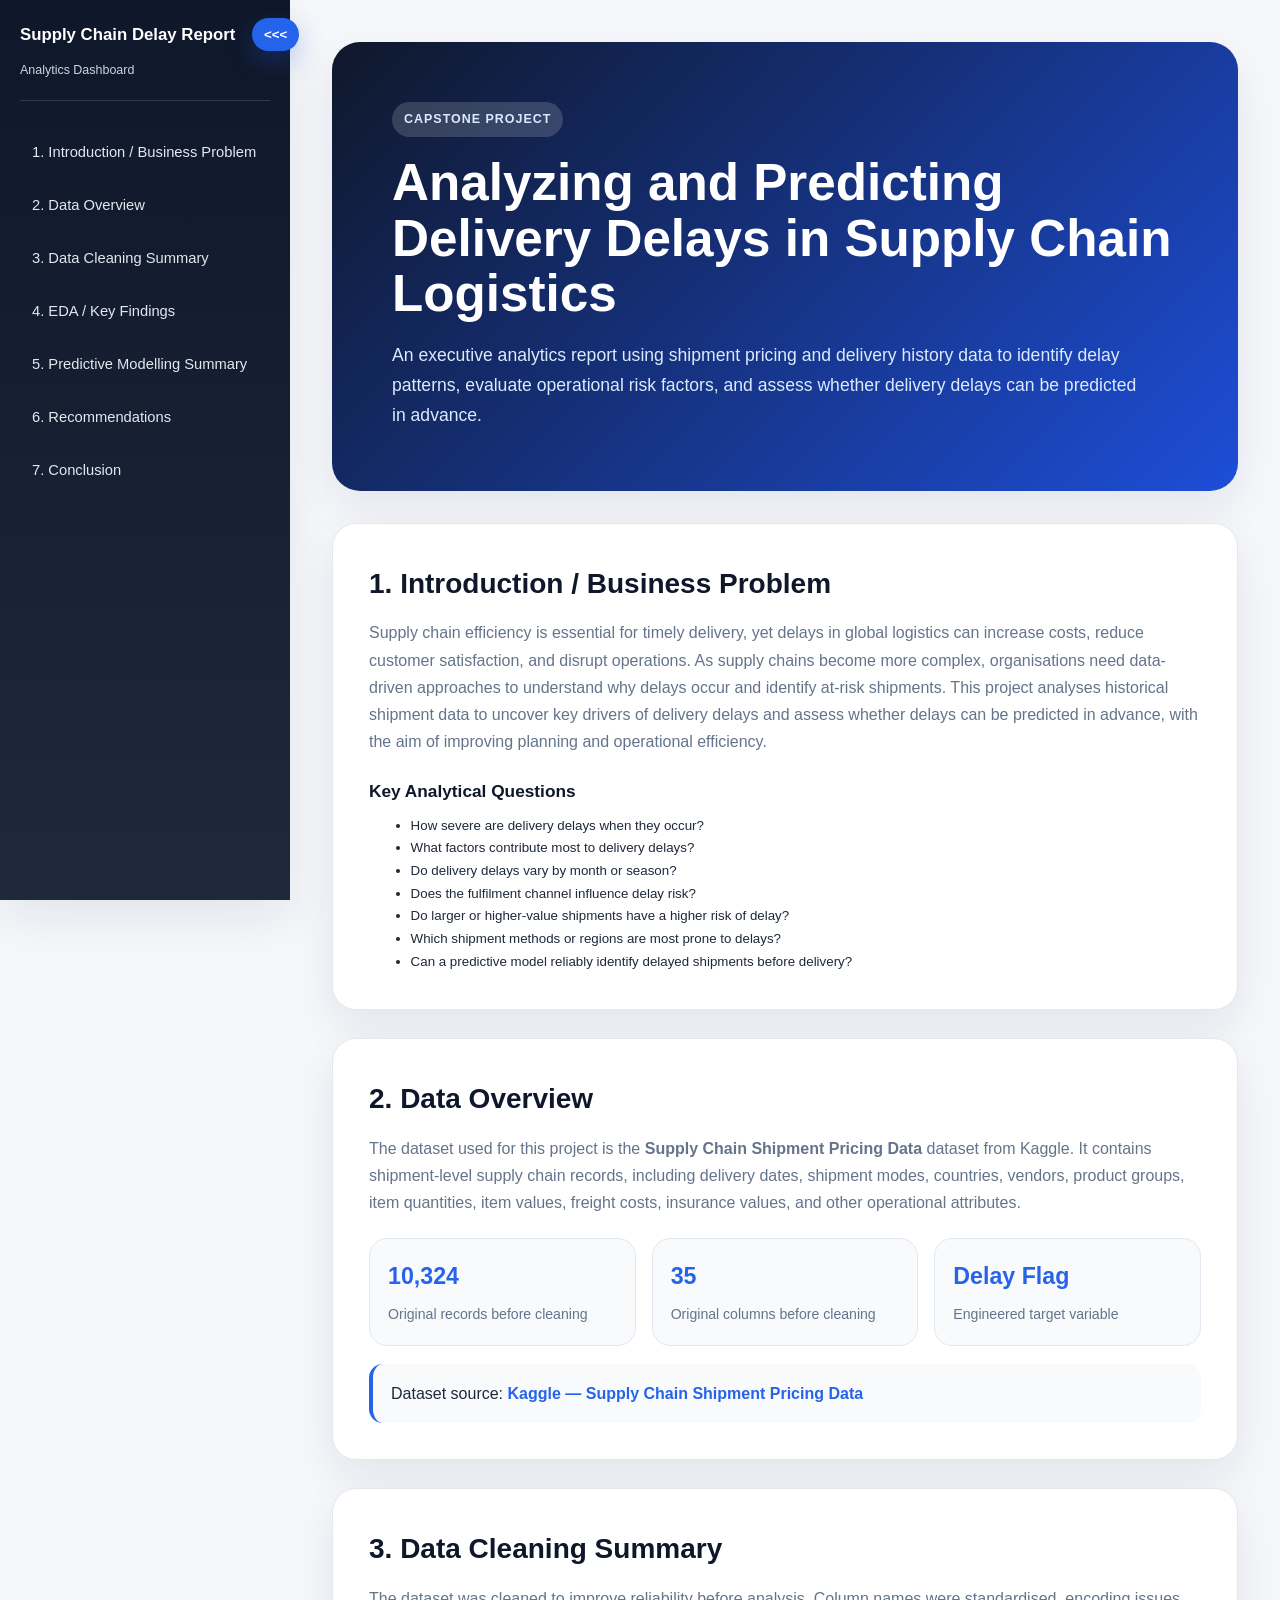
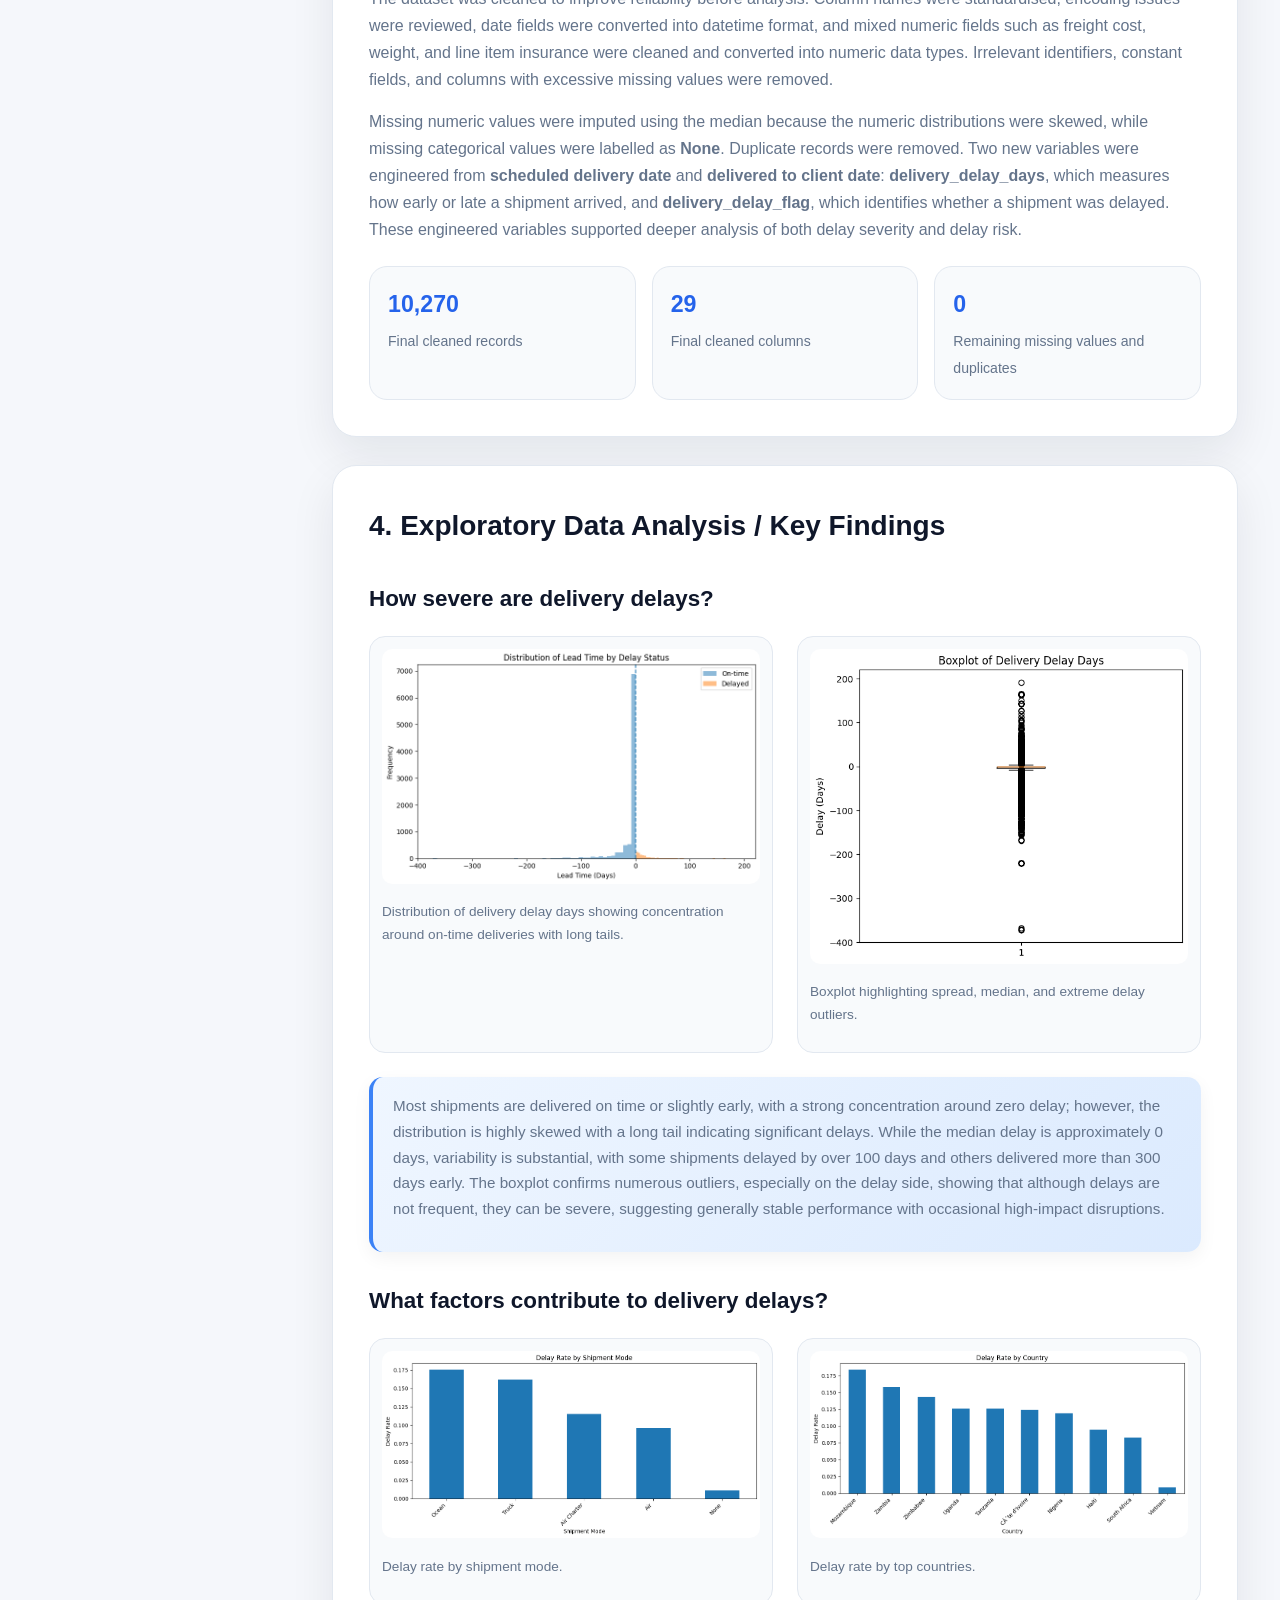
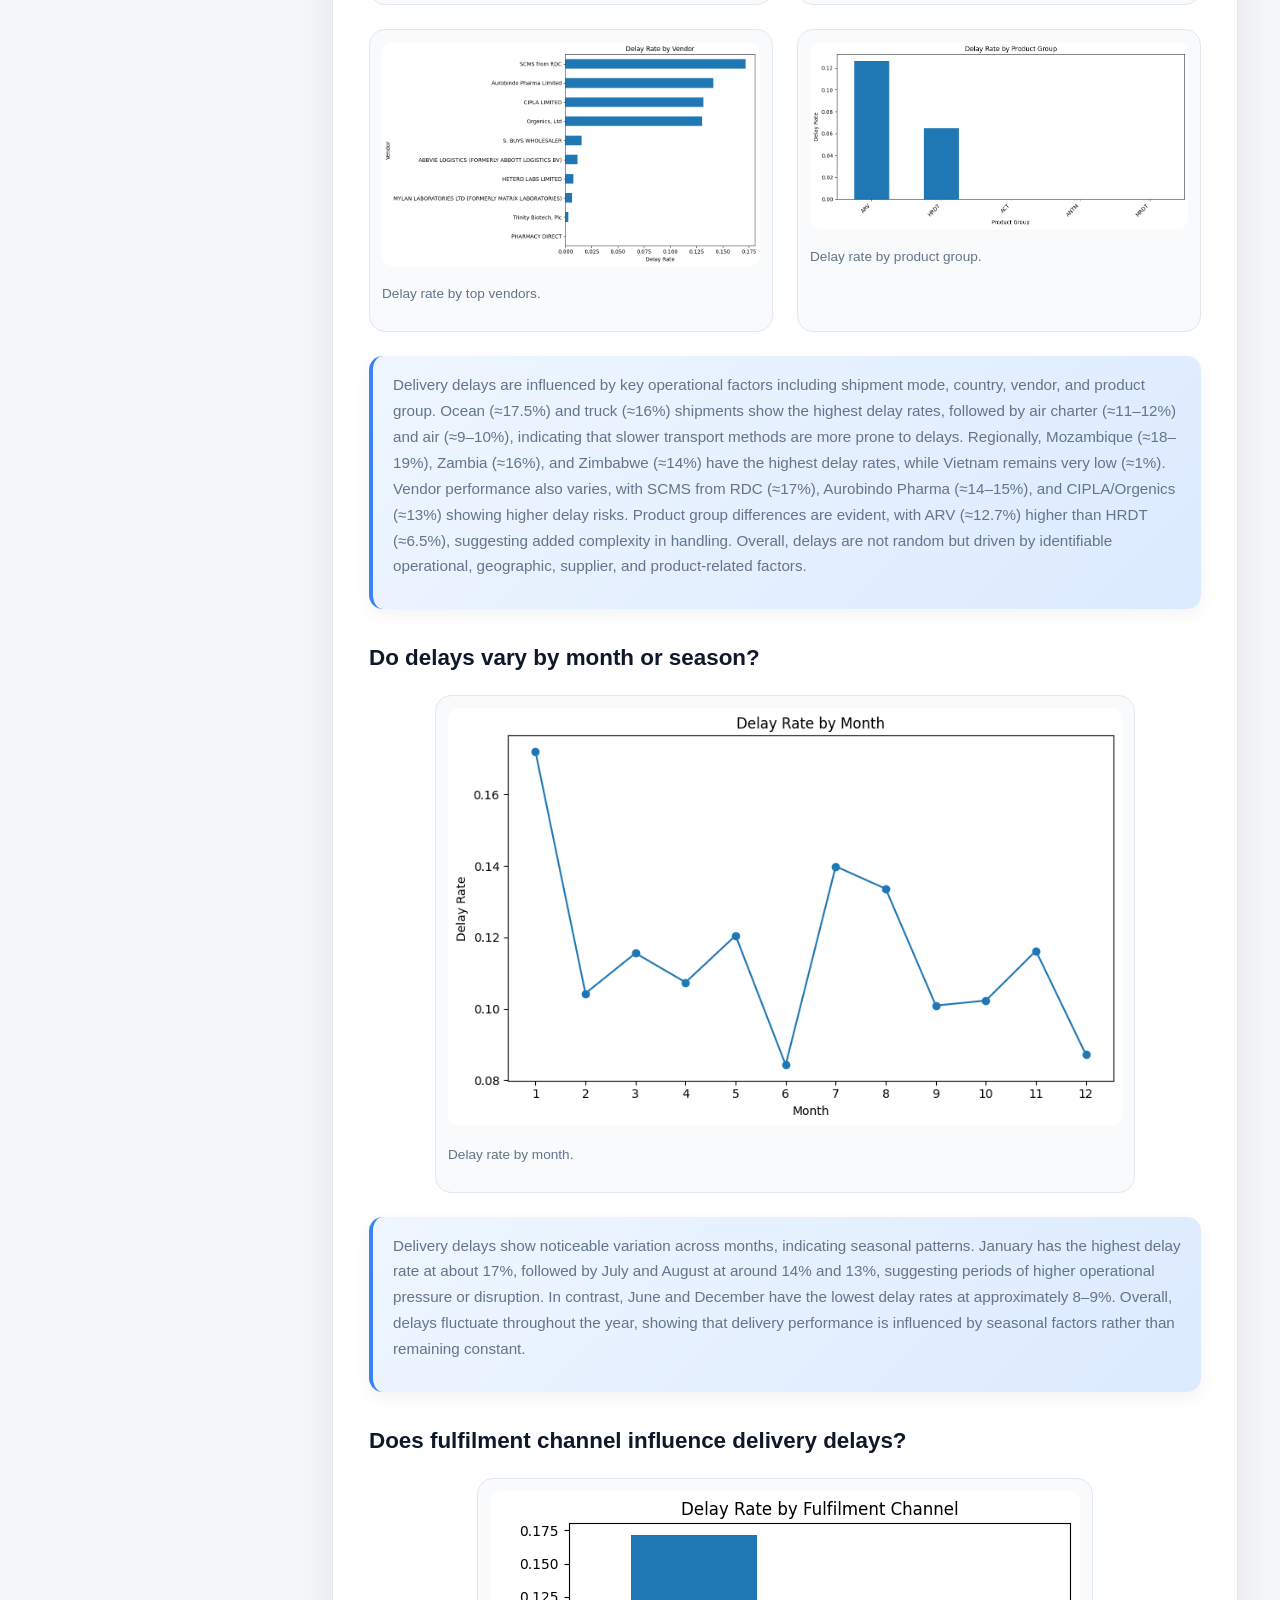
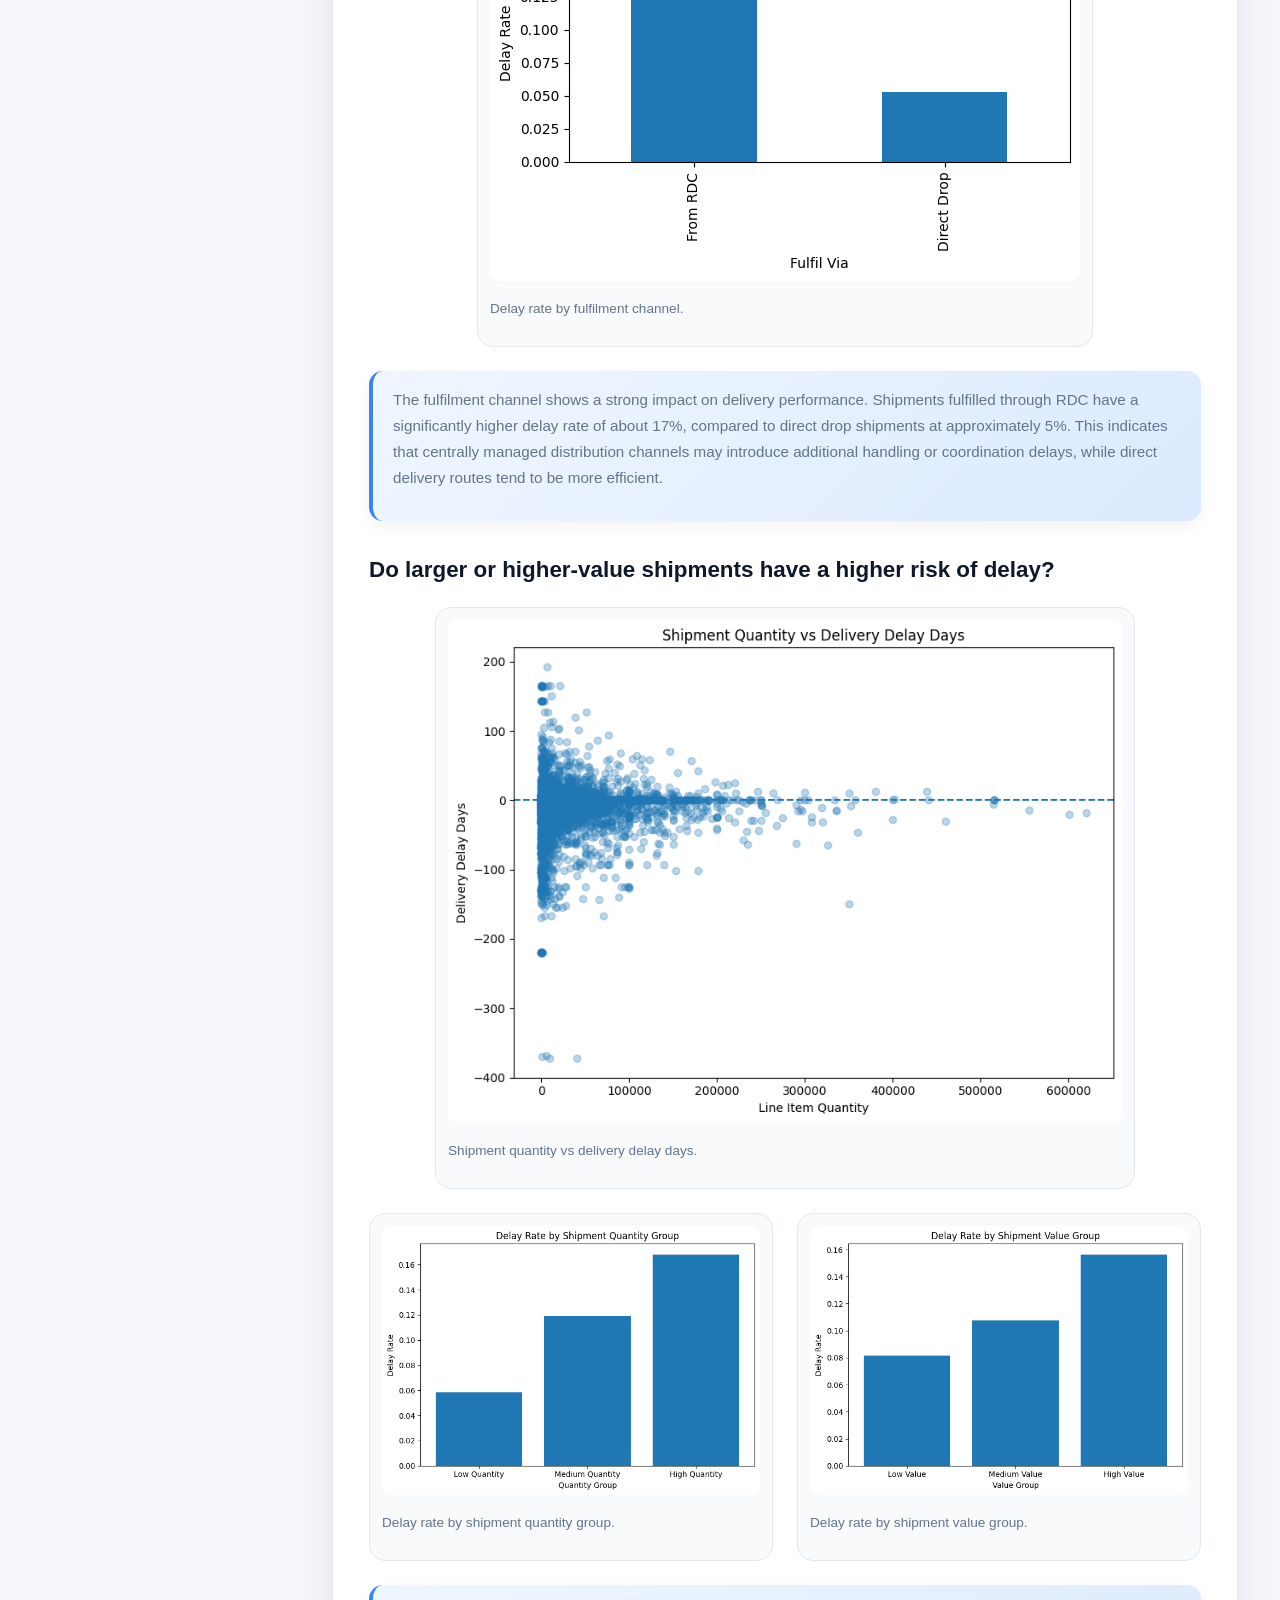
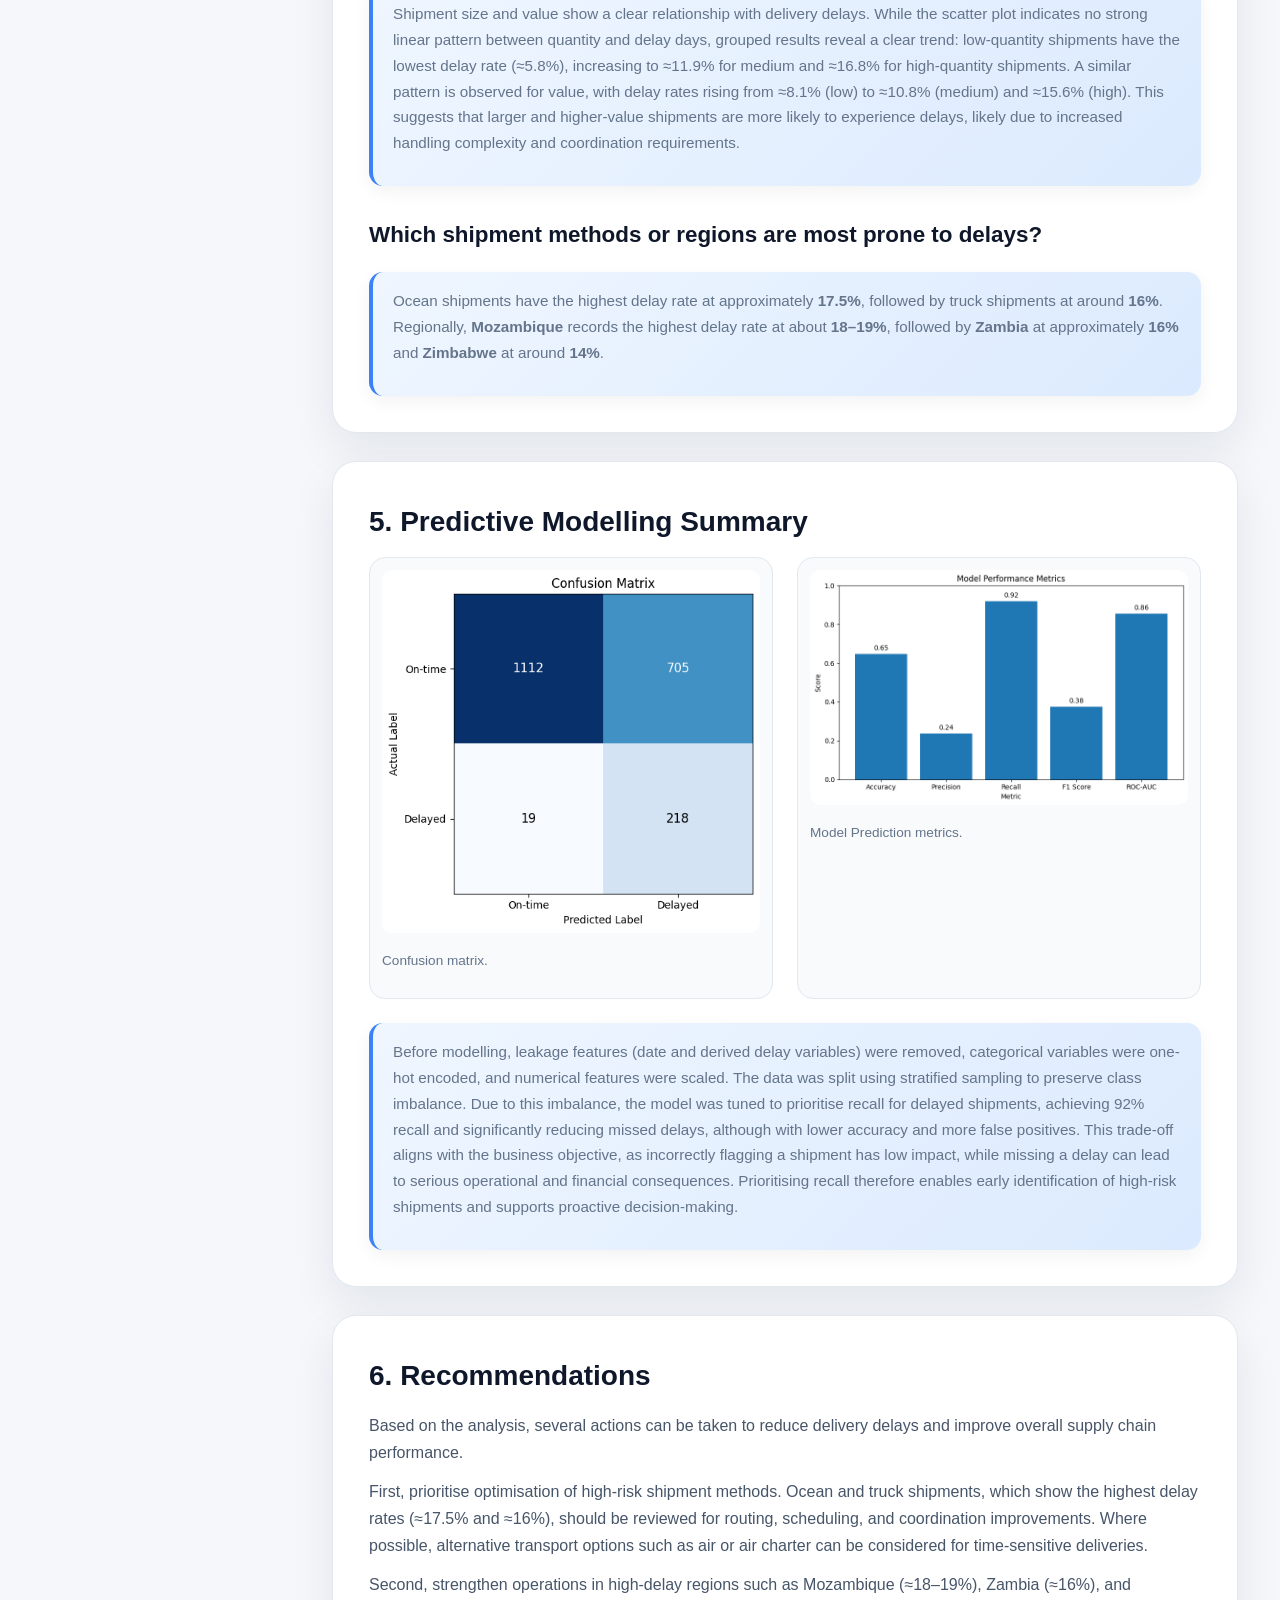
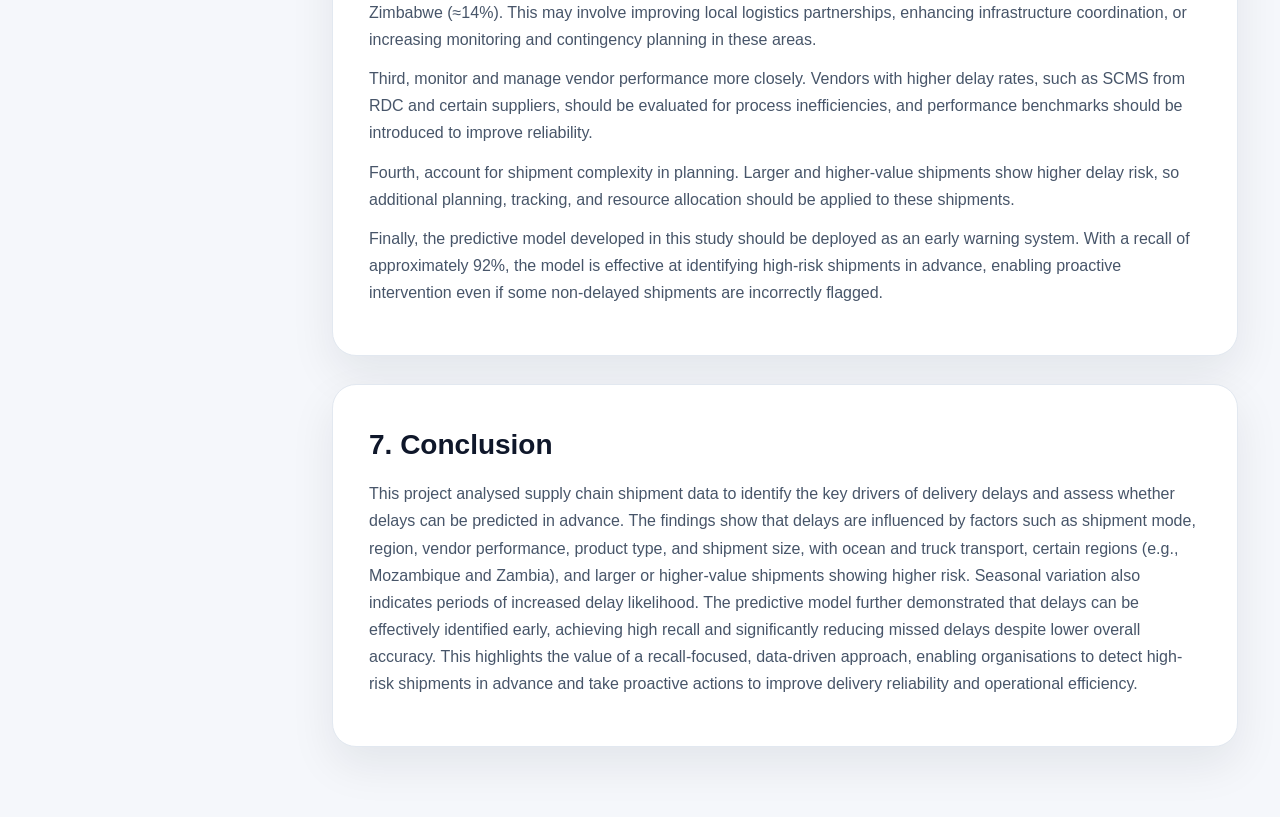
<file: index.html>
<!DOCTYPE html>
<html lang="en">
<head>
  <meta charset="UTF-8" />
  <meta name="viewport" content="width=device-width, initial-scale=1.0" />
  <title>Supply Chain Delivery Delay Analytic Report</title>
  <link rel="stylesheet" href="style.css" />
</head>
<body>
  <div class="layout">
    <aside class="sidebar" id="sidebar">
      <div class="brand">
        <h2>Supply Chain Delay Report</h2>
        <span>Analytics Dashboard</span>
      </div>

      <nav aria-label="Report menu">
        <a href="#introduction">1. Introduction / Business Problem</a>
        <a href="#data-overview">2. Data Overview</a>
        <a href="#data-cleaning">3. Data Cleaning Summary</a>
        <a href="#eda">4. EDA / Key Findings</a>
        <a href="#modelling">5. Predictive Modelling Summary</a>
        <a href="#recommendations">6. Recommendations</a>
        <a href="#conclusion">7. Conclusion</a>
      </nav>
    </aside>

    <button class="toggle-btn" id="toggleBtn" aria-label="Toggle menu">&gt;&gt;&gt;</button>


    <main class="main expanded" id="mainContent">
      <section class="hero" id="title">
        <div class="hero-content">
          <span class="eyebrow">Capstone Project</span>
          <h1>Analyzing and Predicting Delivery Delays in Supply Chain Logistics</h1>
          <p>
            An executive analytics report using shipment pricing and delivery history data to identify delay patterns,
            evaluate operational risk factors, and assess whether delivery delays can be predicted in advance.
          </p>
        </div>
      </section>

      <section class="section" id="introduction">
        <h2>1. Introduction / Business Problem</h2>

        <p>
            Supply chain efficiency is essential for timely delivery, yet delays in global logistics can increase costs, reduce customer satisfaction, and disrupt operations. As supply chains become more complex, organisations need data-driven approaches to understand why delays occur and identify at-risk shipments. This project analyses historical shipment data to uncover key drivers of delivery delays and assess whether delays can be predicted in advance, with the aim of improving planning and operational efficiency.
        </p>

        <h3>Key Analytical Questions</h3>
        <small>
        <ul class="shift-right">
            <li>How severe are delivery delays when they occur?</li>
            <li>What factors contribute most to delivery delays?</li>
            <li>Do delivery delays vary by month or season?</li>
            <li>Does the fulfilment channel influence delay risk?</li>
            <li>Do larger or higher-value shipments have a higher risk of delay?</li>
            <li>Which shipment methods or regions are most prone to delays?</li>
            <li>Can a predictive model reliably identify delayed shipments before delivery?</li>
        </ul>
        </small>
    </section>

      <section class="section" id="data-overview">
        <h2>2. Data Overview</h2>
        <p>
          The dataset used for this project is the <strong>Supply Chain Shipment Pricing Data</strong> dataset from Kaggle. It contains
          shipment-level supply chain records, including delivery dates, shipment modes, countries, vendors, product groups, item
          quantities, item values, freight costs, insurance values, and other operational attributes.
        </p>
        <div class="metric-grid">
          <div class="metric-card">
            <strong>10,324</strong>
            <span>Original records before cleaning</span>
          </div>
          <div class="metric-card">
            <strong>35</strong>
            <span>Original columns before cleaning</span>
          </div>
          <div class="metric-card">
            <strong>Delay Flag</strong>
            <span>Engineered target variable</span>
          </div>
        </div>
        <div class="source-box">
          Dataset source:
          <a href="https://www.kaggle.com/datasets/sawandikirby/supply-chain-shipment-pricing-data" target="_blank" rel="noopener">
            Kaggle — Supply Chain Shipment Pricing Data
          </a>
        </div>
      </section>

      <section class="section" id="data-cleaning">
        <h2>3. Data Cleaning Summary</h2>
        <p>
          The dataset was cleaned to improve reliability before analysis. Column names were standardised, encoding issues were
          reviewed, date fields were converted into datetime format, and mixed numeric fields such as freight cost, weight, and
          line item insurance were cleaned and converted into numeric data types. Irrelevant identifiers, constant fields, and
          columns with excessive missing values were removed.
        </p>
        <p>
          Missing numeric values were imputed using the median because the numeric distributions were skewed, while missing
          categorical values were labelled as <strong>None</strong>. Duplicate records were removed. Two new variables were engineered
          from <strong>scheduled delivery date</strong> and <strong>delivered to client date</strong>: <strong>delivery_delay_days</strong>, which measures
          how early or late a shipment arrived, and <strong>delivery_delay_flag</strong>, which identifies whether a shipment was delayed.
          These engineered variables supported deeper analysis of both delay severity and delay risk.
        </p>
        <div class="metric-grid">
          <div class="metric-card">
            <strong>10,270</strong>
            <span>Final cleaned records</span>
          </div>
          <div class="metric-card">
            <strong>29</strong>
            <span>Final cleaned columns</span>
          </div>
          <div class="metric-card">
            <strong>0</strong>
            <span>Remaining missing values and duplicates</span>
          </div>
        </div>
      </section>

        <section class="section" id="eda">
            <h2>4. Exploratory Data Analysis / Key Findings</h2>

            <div class="eda-block">

                <h3>How severe are delivery delays?</h3>

                <!-- Image Grid -->
                <div class="eda-grid">

                <div class="eda-card">
                    <img src="images/delay_distribution.png" alt="Distribution of Delivery Delay Days">
                    <p class="caption">Distribution of delivery delay days showing concentration around on-time deliveries with long tails.</p>
                </div>

                <div class="eda-card">
                    <img src="images/delay_boxplot.png" alt="Boxplot of Delivery Delay Days">
                    <p class="caption">Boxplot highlighting spread, median, and extreme delay outliers.</p>
                </div>

                </div>

                <!-- Interpretation -->
                <div class="insight-card">
                    <p>
                        Most shipments are delivered on time or slightly early, with a 
                        strong concentration around zero delay; however, the distribution is 
                        highly skewed with a long tail indicating significant delays. While the 
                        median delay is approximately 0 days, variability is substantial, with 
                        some shipments delayed by over 100 days and others delivered more than 300 days early. 
                        The boxplot confirms numerous outliers, especially on the delay side, showing that although 
                        delays are not frequent, they can be severe, suggesting generally stable performance with 
                        occasional high-impact disruptions.
                    </p>
                </div>

            </div>

            <div class="eda-block">

                <h3>What factors contribute to delivery delays?</h3>

                <!-- Image Grid -->
                <div class="eda-grid">

                    <div class="eda-card">
                        <img src="images/delay_by_shipment_mode.png" alt="Delay rate by shipment mode">
                        <p class="caption">Delay rate by shipment mode.</p>
                    </div>

                    <div class="eda-card">
                        <img src="images/delay_by_country_mode.png" alt="Delay rate by country">
                        <p class="caption">Delay rate by top countries.</p>
                    </div>

                    <div class="eda-card">
                        <img src="images/delay_by_vendor_mode.png" alt="Delay rate by vendor">
                        <p class="caption">Delay rate by top vendors.</p>
                    </div>

                    <div class="eda-card">
                        <img src="images/delay_by_product_group_mode.png" alt="Delay rate by product group">
                        <p class="caption">Delay rate by product group.</p>
                    </div>

                </div>

                <!-- Interpretation -->
                <div class="insight-card">
                    <p>
                        Delivery delays are influenced by key operational factors including shipment mode, country, vendor, and product group. Ocean (≈17.5%) and truck (≈16%) shipments show the highest delay rates, followed by air charter (≈11–12%) and air (≈9–10%), indicating that slower transport methods are more prone to delays. Regionally, Mozambique (≈18–19%), Zambia (≈16%), and Zimbabwe (≈14%) have the highest delay rates, while Vietnam remains very low (≈1%). Vendor performance also varies, with SCMS from RDC (≈17%), Aurobindo Pharma (≈14–15%), and CIPLA/Orgenics (≈13%) showing higher delay risks. Product group differences are evident, with ARV (≈12.7%) higher than HRDT (≈6.5%), suggesting added complexity in handling. Overall, delays are not random but driven by identifiable operational, geographic, supplier, and product-related factors.
                    </p>
                </div>

            </div>

            <div class="eda-block">

                <h3>Do delays vary by month or season?</h3>

                <!-- Image Grid -->
                <div class="eda-grid">

                    <div class="eda-card-single">
                        <img src="images/delay_by_month.png" alt="Delay rate by month">
                        <p class="caption">Delay rate by month.</p>
                    </div>

                </div>

                <!-- Interpretation -->
                <div class="insight-card">
                    <p>
                        Delivery delays show noticeable variation across months, indicating seasonal patterns. January has the highest delay rate at about 17%, followed by July and August at around 14% and 13%, suggesting periods of higher operational pressure or disruption. In contrast, June and December have the lowest delay rates at approximately 8–9%. Overall, delays fluctuate throughout the year, showing that delivery performance is influenced by seasonal factors rather than remaining constant.
                    </p>
                </div>

            </div>

            <div class="eda-block">

                <h3>Does fulfilment channel influence delivery delays?</h3>

                <!-- Image Grid -->
                <div class="eda-grid">

                    <div class="eda-card-single">
                        <img src="images/delay_by_channel.png" alt="Delay rate by fulfilment channel">
                        <p class="caption">Delay rate by fulfilment channel.</p>
                    </div>

                </div>

                <!-- Interpretation -->
                <div class="insight-card">
                    <p>
                        The fulfilment channel shows a strong impact on delivery performance. Shipments fulfilled through RDC have a significantly higher delay rate of about 17%, compared to direct drop shipments at approximately 5%. This indicates that centrally managed distribution channels may introduce additional handling or coordination delays, while direct delivery routes tend to be more efficient.
                    </p>
                </div>

            </div>

            <div class="eda-block">

                <h3>Do larger or higher-value shipments have a higher risk of delay?</h3>

                <!-- Image Grid -->
                <div class="eda-grid">

                    <div class="eda-card-single">
                        <img src="images/quantity_vs_delay.png" alt="Quantity vs delivery delay">
                        <p class="caption">Shipment quantity vs delivery delay days.</p>
                    </div>

                    <div class="eda-card">
                        <img src="images/delay_vs_quantity.png" alt="Delay rate by quantity group">
                        <p class="caption">Delay rate by shipment quantity group.</p>
                    </div>

                    <div class="eda-card">
                        <img src="images/delay_vs_value.png" alt="Delay rate by value group">
                        <p class="caption">Delay rate by shipment value group.</p>
                    </div>

                </div>

                <!-- Interpretation -->
                <div class="insight-card">
                    <p>
                        Shipment size and value show a clear relationship with delivery delays. While the scatter plot indicates no strong linear pattern between quantity and delay days, grouped results reveal a clear trend: low-quantity shipments have the lowest delay rate (≈5.8%), increasing to ≈11.9% for medium and ≈16.8% for high-quantity shipments. A similar pattern is observed for value, with delay rates rising from ≈8.1% (low) to ≈10.8% (medium) and ≈15.6% (high). This suggests that larger and higher-value shipments are more likely to experience delays, likely due to increased handling complexity and coordination requirements.
                    </p>
                </div>

            </div>

            <div class="eda-block">

                <h3>Which shipment methods or regions are most prone to delays?</h3>

                <div class="insight-card">
                    <p>
                        Ocean shipments have the highest delay rate at approximately <strong>17.5%</strong>, followed by truck shipments at around <strong>16%</strong>.
                        Regionally, <strong>Mozambique</strong> records the highest delay rate at about <strong>18–19%</strong>, followed by <strong>Zambia</strong>
                        at approximately <strong>16%</strong> and <strong>Zimbabwe</strong> at around <strong>14%</strong>.
                    </p>
                </div>

            </div>

        </section>

        <section class="section" id="modelling">
            <h2>5. Predictive Modelling Summary</h2>

            <!-- Image Grid -->
            <div class="eda-grid">

                <div class="eda-card">
                    <img src="images/delay_prediction.png" alt="Prediction Confusion Metrix">
                    <p class="caption">Confusion matrix.</p>
                </div>

                <div class="eda-card">
                    <img src="images/delay_model_performance.png" alt="Model Prediction Result">
                    <p class="caption">Model Prediction metrics.</p>
                </div>

            </div>

                <div class="insight-card">
                    <p>
                        Before modelling, leakage features (date and derived delay variables) were removed, categorical variables were one-hot encoded, and numerical features were scaled. The data was split using stratified sampling to preserve class imbalance. Due to this imbalance, the model was tuned to prioritise recall for delayed shipments, achieving 92% recall and significantly reducing missed delays, although with lower accuracy and more false positives. This trade-off aligns with the business objective, as incorrectly flagging a shipment has low impact, while missing a delay can lead to serious operational and financial consequences. Prioritising recall therefore enables early identification of high-risk shipments and supports proactive decision-making.
                    </p>
                </div>

            </section>

      <section class="section" id="recommendations">
                <h2>6. Recommendations</h2>

                <div class="eda-text">
                    <p>
                        Based on the analysis, several actions can be taken to reduce delivery delays and improve overall supply chain performance.
                    </p>
                    <p>
                        First, prioritise optimisation of high-risk shipment methods. Ocean and truck shipments, which show the highest delay rates (≈17.5% and ≈16%), should be reviewed for routing, scheduling, and coordination improvements. Where possible, alternative transport options such as air or air charter can be considered for time-sensitive deliveries.
                    </p>
                    <p>
                        Second, strengthen operations in high-delay regions such as Mozambique (≈18–19%), Zambia (≈16%), and Zimbabwe (≈14%). This may involve improving local logistics partnerships, enhancing infrastructure coordination, or increasing monitoring and contingency planning in these areas.
                    </p>
                    <p>
                        Third, monitor and manage vendor performance more closely. Vendors with higher delay rates, such as SCMS from RDC and certain suppliers, should be evaluated for process inefficiencies, and performance benchmarks should be introduced to improve reliability.
                    </p>
                    <p>
                        Fourth, account for shipment complexity in planning. Larger and higher-value shipments show higher delay risk, so additional planning, tracking, and resource allocation should be applied to these shipments.
                    </p>
                    <p>
                        Finally, the predictive model developed in this study should be deployed as an early warning system. With a recall of approximately 92%, the model is effective at identifying high-risk shipments in advance, enabling proactive intervention even if some non-delayed shipments are incorrectly flagged.
                    </p>
                </div>

            </section>

            <section class="section" id="conclusion">
                <h2>7. Conclusion</h2>

                <div class="eda-text">
                    <p>
                    This project analysed supply chain shipment data to identify the key drivers of delivery delays and assess whether delays can be predicted in advance. The findings show that delays are influenced by factors such as shipment mode, region, vendor performance, product type, and shipment size, with ocean and truck transport, certain regions (e.g., Mozambique and Zambia), and larger or higher-value shipments showing higher risk. Seasonal variation also indicates periods of increased delay likelihood. The predictive model further demonstrated that delays can be effectively identified early, achieving high recall and significantly reducing missed delays despite lower overall accuracy. This highlights the value of a recall-focused, data-driven approach, enabling organisations to detect high-risk shipments in advance and take proactive actions to improve delivery reliability and operational efficiency.
                    </p>
                </div>

            </section>
    </main>
  </div>

  <script>
    const sidebar = document.getElementById('sidebar');
    const toggleBtn = document.getElementById('toggleBtn');
    const mainContent = document.getElementById('mainContent');

    function handleInitialState() {
        if (window.innerWidth <= 900) {
        // Mobile → closed
        sidebar.classList.add('closed');
        mainContent.classList.add('expanded');
        toggleBtn.innerHTML = '>>>';
        } else {
        // Desktop → open
        sidebar.classList.remove('closed');
        mainContent.classList.remove('expanded');
        toggleBtn.innerHTML = '<<<';
        }
    }

    handleInitialState();

    toggleBtn.addEventListener('click', () => {
        const isClosed = sidebar.classList.toggle('closed');
        mainContent.classList.toggle('expanded', isClosed);
        toggleBtn.innerHTML = isClosed ? '>>>' : '<<<';
    });

    // Close sidebar on mobile after clicking a link
    document.querySelectorAll('.sidebar a').forEach(link => {
        link.addEventListener('click', () => {
        if (window.innerWidth <= 900) {
            sidebar.classList.add('closed');
            mainContent.classList.add('expanded');
            toggleBtn.innerHTML = '>>>';
        }
        });
    });

    window.addEventListener('resize', handleInitialState);
</script>
</body>
</html>
</file>
<file: style.css>
:root {
  --bg: #f5f7fb;
  --panel: #0f172a;
  --panel-soft: #1e293b;
  --card: #ffffff;
  --text: #1e293b;
  --muted: #64748b;
  --accent: #2563eb;
  --accent-soft: #dbeafe;
  --border: #e2e8f0;
  --shadow: 0 18px 45px rgba(15, 23, 42, 0.08);
}

* {
  box-sizing: border-box;
  margin: 0;
  padding: 0;
}

html {
  scroll-behavior: smooth;
}

body {
  font-family: Arial, Helvetica, sans-serif;
  background: var(--bg);
  color: var(--text);
  line-height: 1.7;
}

.layout {
  display: flex;
  min-height: 100vh;
}

.sidebar {
  position: fixed;
  top: 0;
  left: 0;
  width: 290px;
  height: 100vh;
  background: linear-gradient(180deg, var(--panel), var(--panel-soft));
  color: #ffffff;
  padding: 24px 20px;
  transition: transform 0.3s ease;
  z-index: 10;
  box-shadow: var(--shadow);
  overflow-y: auto;
}

.sidebar.closed {
  transform: translateX(-290px);
}

.toggle-btn {
  position: fixed;
  top: 18px;
  left: 18px;
  z-index: 20;
  border: none;
  background: var(--accent);
  color: #ffffff;
  padding: 9px 12px;
  border-radius: 999px;
  cursor: pointer;
  font-weight: 700;
  box-shadow: 0 10px 25px rgba(37, 99, 235, 0.25);
  transition: left 0.3s ease, background 0.2s ease;
}

.sidebar:not(.closed) + .toggle-btn {
  left: 252px;
}

.toggle-btn:hover {
  background: #1d4ed8;
}

.brand {
  margin-bottom: 28px;
  padding-bottom: 18px;
  border-bottom: 1px solid rgba(255, 255, 255, 0.14);
}

.brand h2 {
  font-size: 1.05rem;
  line-height: 1.35;
  margin-bottom: 8px;
}

.brand span {
  display: inline-block;
  font-size: 0.78rem;
  color: #cbd5e1;
}

nav a {
  display: block;
  color: #e2e8f0;
  text-decoration: none;
  padding: 11px 12px;
  border-radius: 10px;
  margin-bottom: 6px;
  font-size: 0.92rem;
  transition: background 0.2s ease, color 0.2s ease, transform 0.2s ease;
}

nav a:hover {
  background: rgba(255, 255, 255, 0.11);
  color: #ffffff;
  transform: translateX(3px);
}

.main {
  width: 100%;
  margin-left: 290px;
  padding: 42px;
  transition: margin-left 0.3s ease;
}

.main.expanded {
  margin-left: 0;
}

.hero {
  min-height: 360px;
  background: linear-gradient(135deg, #0f172a 0%, #1d4ed8 100%);
  color: #ffffff;
  border-radius: 28px;
  padding: 60px;
  display: flex;
  align-items: center;
  box-shadow: var(--shadow);
  margin-bottom: 32px;
}

.hero-content {
  max-width: 950px;
}

.eyebrow {
  display: inline-block;
  background: rgba(255, 255, 255, 0.16);
  color: #dbeafe;
  padding: 7px 12px;
  border-radius: 999px;
  font-size: 0.78rem;
  font-weight: 700;
  letter-spacing: 0.08em;
  text-transform: uppercase;
  margin-bottom: 18px;
}

.hero h1 {
  font-size: clamp(2rem, 4vw, 4rem);
  line-height: 1.08;
  margin-bottom: 20px;
}

.hero p {
  font-size: 1.1rem;
  color: #dbeafe;
  max-width: 760px;
}

.section {
  background: var(--card);
  border: 1px solid var(--border);
  border-radius: 24px;
  padding: 36px;
  margin-bottom: 28px;
  box-shadow: var(--shadow);
  scroll-margin-top: 28px;
}

.section h2 {
  font-size: 1.75rem;
  color: #0f172a;
  margin-bottom: 12px;
}

.section h3 {
  font-size: 1.08rem;
  margin-top: 22px;
  margin-bottom: 8px;
  color: #0f172a;
}

.section p {
  color: var(--muted);
  margin-bottom: 14px;
}

ul.shift-right{
    padding-left: 5%;
}

.section-placeholder {
  border: 1px dashed #bfdbfe;
  background: #eff6ff;
  color: #1e40af;
  padding: 18px;
  border-radius: 16px;
  margin-top: 16px;
  font-size: 0.95rem;
}

.metric-grid {
  display: grid;
  grid-template-columns: repeat(3, minmax(0, 1fr));
  gap: 16px;
  margin-top: 22px;
}

.metric-card {
  background: #f8fafc;
  border: 1px solid var(--border);
  padding: 18px;
  border-radius: 18px;
}

.metric-card strong {
  display: block;
  font-size: 1.45rem;
  color: var(--accent);
  margin-bottom: 3px;
}

.metric-card span {
  color: var(--muted);
  font-size: 0.88rem;
}

.source-box {
  background: #f8fafc;
  border-left: 4px solid var(--accent);
  padding: 16px 18px;
  border-radius: 14px;
  margin-top: 18px;
}

.source-box a {
  color: var(--accent);
  font-weight: 700;
  text-decoration: none;
}

.source-box a:hover {
  text-decoration: underline;
}

@media (max-width: 900px) {
  .sidebar {
    transform: translateX(-290px);
  }

  .sidebar:not(.closed) {
    transform: translateX(0);
  }

  .toggle-btn {
    left: 18px;
  }

  .sidebar:not(.closed) + .toggle-btn {
    left: 252px;
  }

  .main,
  .main.expanded {
    margin-left: 0;
    padding: 22px;
  }

  .hero {
    min-height: 300px;
    padding: 34px;
    border-radius: 22px;
  }

  .hero p {
    font-size: 1rem;
  }

  .section {
    padding: 24px;
    border-radius: 20px;
  }

  .metric-grid {
    grid-template-columns: 1fr;
  }
}

@media (max-width: 520px) {
  .sidebar {
    width: 82vw;
    transform: translateX(-82vw);
  }

  .sidebar.closed {
    transform: translateX(-82vw);
  }

  .sidebar:not(.closed) {
    transform: translateX(0);
  }

  .sidebar:not(.closed) + .toggle-btn {
    left: calc(82vw - 38px);
  }

  .main,
  .main.expanded {
    padding: 16px;
  }

  .hero {
    padding: 28px;
  }

  .section {
    padding: 20px;
  }
}


/* EDA section content design*/

/* ===== EDA BLOCK ===== */
.eda-block {
  margin-top: 30px;
}

.eda-block h3 {
  font-size: 1.4rem;
  margin-bottom: 18px;
  color: #0f172a;
}

/* ===== GRID ===== */
.eda-grid {
  display: grid;
  grid-template-columns: repeat(2, 1fr); 
  gap: 24px;
  margin-bottom: 24px;
}

/* ===== CARD ===== */
.eda-card {
  background: #f8fafc;
  border: 1px solid #e2e8f0;
  border-radius: 16px;
  padding: 12px;
  transition: transform 0.25s ease, box-shadow 0.25s ease;
}

/* Image */
.eda-card img {
  width: 100%;
  border-radius: 10px;
  height: auto;
  cursor: pointer;
  transition: transform 0.25s ease;
}


/* Hover effect (slight zoom only) */
.eda-card:hover {
  transform: translateY(-4px);
  box-shadow: 0 10px 25px rgba(0,0,0,0.08);
}

.eda-card img:hover {
  transform: scale(1.40);
}

/* Caption */
.caption {
  font-size: 0.85rem;
  color: #64748b;
  margin-top: 8px;
}

/* ===== TEXT ===== */
.eda-text {
  margin-top: 10px;
}

.eda-text p {
  margin-bottom: 12px;
  color: #475569;
}

/* ===== MOBILE ===== */
@media (max-width: 900px) {
  .eda-grid {
    grid-template-columns: 1fr;
  }
}


/* Center single image nicely */


.eda-card-single {
    background: #f8fafc;
    border: 1px solid #e2e8f0;
    border-radius: 16px;
    padding: 12px;
    grid-column: span 2; 
    max-width: 700px;
    margin: 0 auto; 
    transition: transform 0.25s ease, box-shadow 0.25s ease;
}

/* Image */
.eda-card-single img {
  width: 100%;
  border-radius: 10px;
  height: auto;
  cursor: pointer;
  transition: transform 0.25s ease;
}

.insight-card {
  background: linear-gradient(135deg, #eff6ff, #dbeafe);
  border-left: 4px solid #3b82f6;
  padding: 16px 20px;
  border-radius: 14px;
  color: #1e3a8a;
  margin-top: 16px;
  font-size: 0.95rem;
  box-shadow: 0 6px 18px rgba(0,0,0,0.05);
}
</file>
